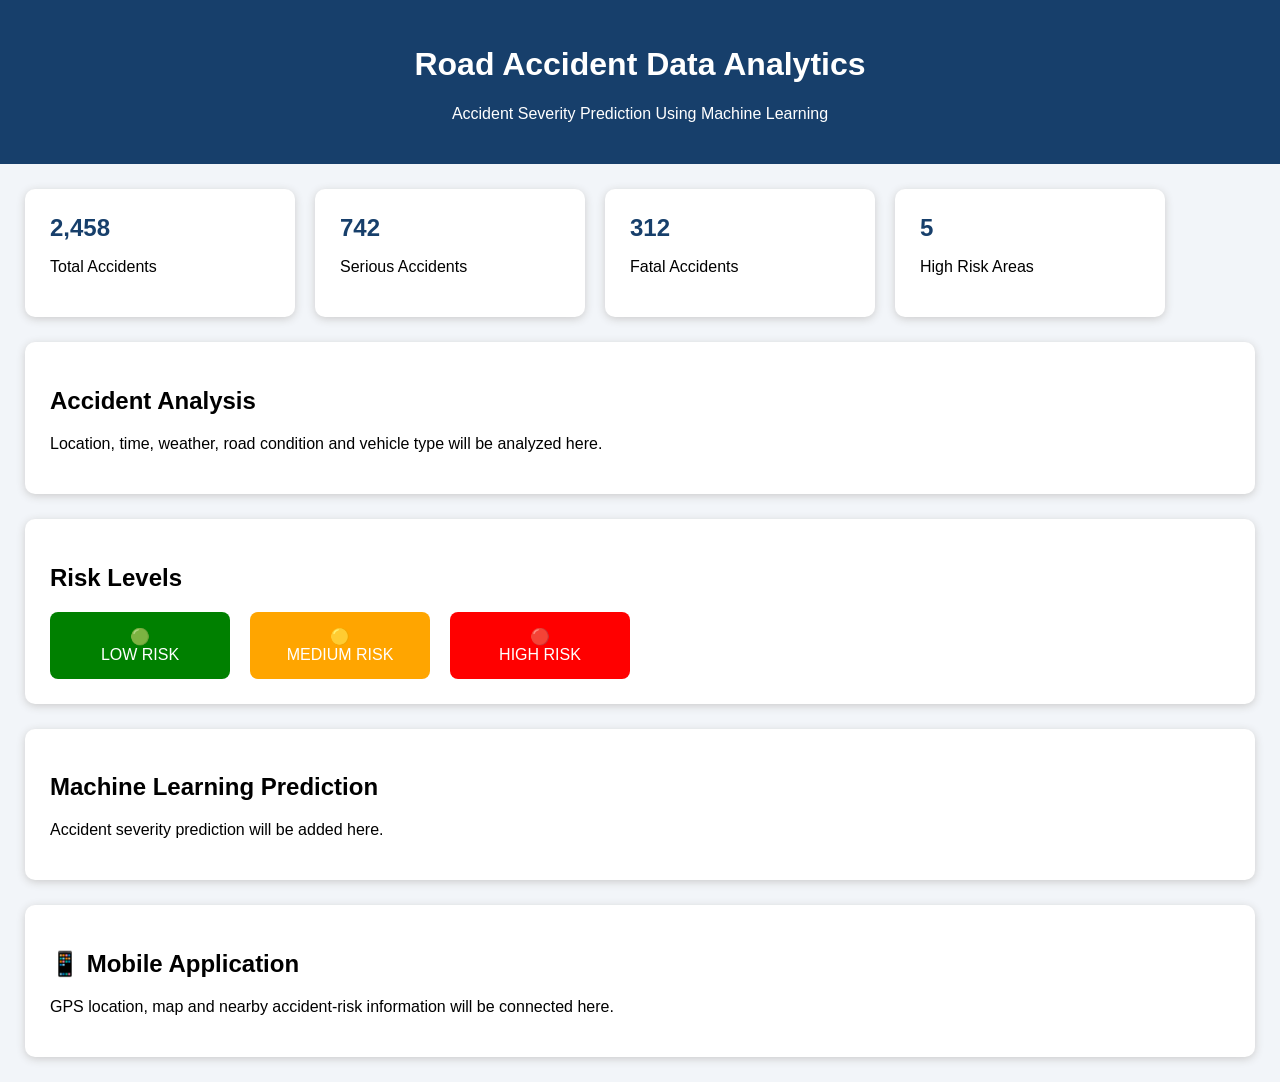
<file: backend/templates/index.html>
<!DOCTYPE html>
<html>
<head>
    <title>Road Accident Analytics</title>

    <style>
        body {
            font-family: Arial, sans-serif;
            margin: 0;
            background: #f2f5f9;
        }

        header {
            background: #173f6b;
            color: white;
            padding: 25px;
            text-align: center;
        }

        .container {
            padding: 25px;
        }

        .cards {
            display: flex;
            gap: 20px;
            flex-wrap: wrap;
        }

        .card {
            background: white;
            padding: 25px;
            width: 220px;
            border-radius: 10px;
            box-shadow: 0 2px 8px #ccc;
        }

        .card h2 {
            margin: 0;
            color: #173f6b;
        }

        .section {
            background: white;
            margin-top: 25px;
            padding: 25px;
            border-radius: 10px;
            box-shadow: 0 2px 8px #ccc;
        }

        .risk {
            display: flex;
            gap: 20px;
        }

        .low, .medium, .high {
            padding: 15px;
            border-radius: 8px;
            color: white;
            width: 150px;
            text-align: center;
        }

        .low {
            background: green;
        }

        .medium {
            background: orange;
        }

        .high {
            background: red;
        }
    </style>
</head>

<body>

<header>
    <h1>Road Accident Data Analytics</h1>
    <p>Accident Severity Prediction Using Machine Learning</p>
</header>

<div class="container">

    <div class="cards">

        <div class="card">
            <h2>2,458</h2>
            <p>Total Accidents</p>
        </div>

        <div class="card">
            <h2>742</h2>
            <p>Serious Accidents</p>
        </div>

        <div class="card">
            <h2>312</h2>
            <p>Fatal Accidents</p>
        </div>

        <div class="card">
            <h2>5</h2>
            <p>High Risk Areas</p>
        </div>

    </div>

    <div class="section">
        <h2>Accident Analysis</h2>
        <p>Location, time, weather, road condition and vehicle type will be analyzed here.</p>
    </div>

    <div class="section">
        <h2>Risk Levels</h2>

        <div class="risk">

            <div class="low">
                🟢<br>
                LOW RISK
            </div>

            <div class="medium">
                🟡<br>
                MEDIUM RISK
            </div>

            <div class="high">
                🔴<br>
                HIGH RISK
            </div>

        </div>
    </div>

    <div class="section">
        <h2>Machine Learning Prediction</h2>
        <p>Accident severity prediction will be added here.</p>
    </div>

    <div class="section">
        <h2>📱 Mobile Application</h2>
        <p>GPS location, map and nearby accident-risk information will be connected here.</p>
    </div>

</div>

</body>
</html>
</file>
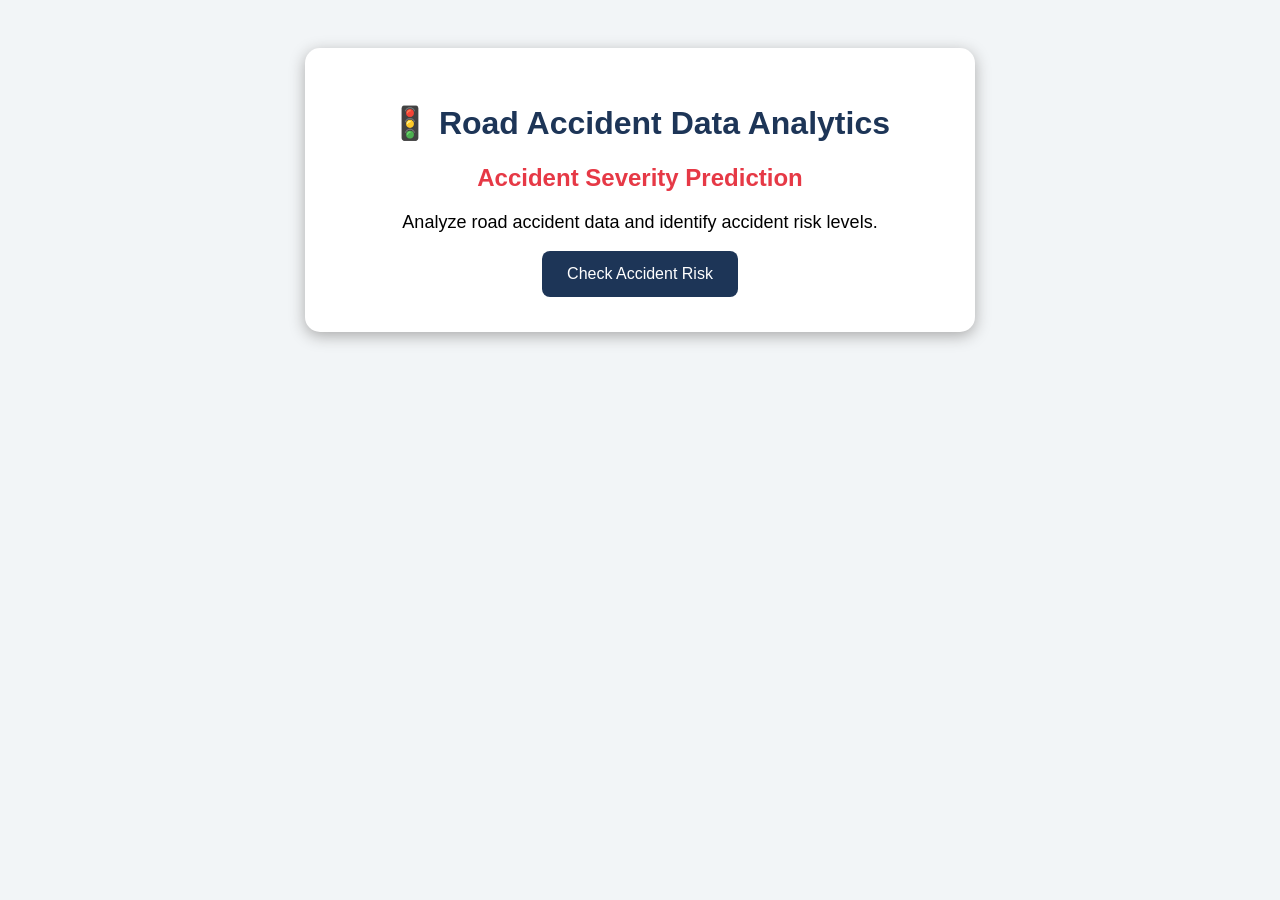
<file: backend/templates/frontend/index.html>
<!DOCTYPE html>
<html>
<head>
    <title>Road Accident Data Analytics</title>

    <style>
        body {
            font-family: Arial;
            background: #f2f5f7;
            text-align: center;
            padding: 40px;
        }

        .box {
            background: white;
            max-width: 600px;
            margin: auto;
            padding: 35px;
            border-radius: 15px;
            box-shadow: 0 4px 15px #aaa;
        }

        h1 {
            color: #1d3557;
        }

        h2 {
            color: #e63946;
        }

        p {
            font-size: 18px;
        }

        button {
            background: #1d3557;
            color: white;
            border: none;
            padding: 14px 25px;
            border-radius: 8px;
            font-size: 16px;
            cursor: pointer;
        }
    </style>
</head>

<body>

    <div class="box">

        <h1>🚦 Road Accident Data Analytics</h1>

        <h2>Accident Severity Prediction</h2>

        <p>
            Analyze road accident data and identify accident risk levels.
        </p>

        <button onclick="window.location.href='/risk'">
    Check Accident Risk
</button>

    </div>

</body>
</html>
</file>
